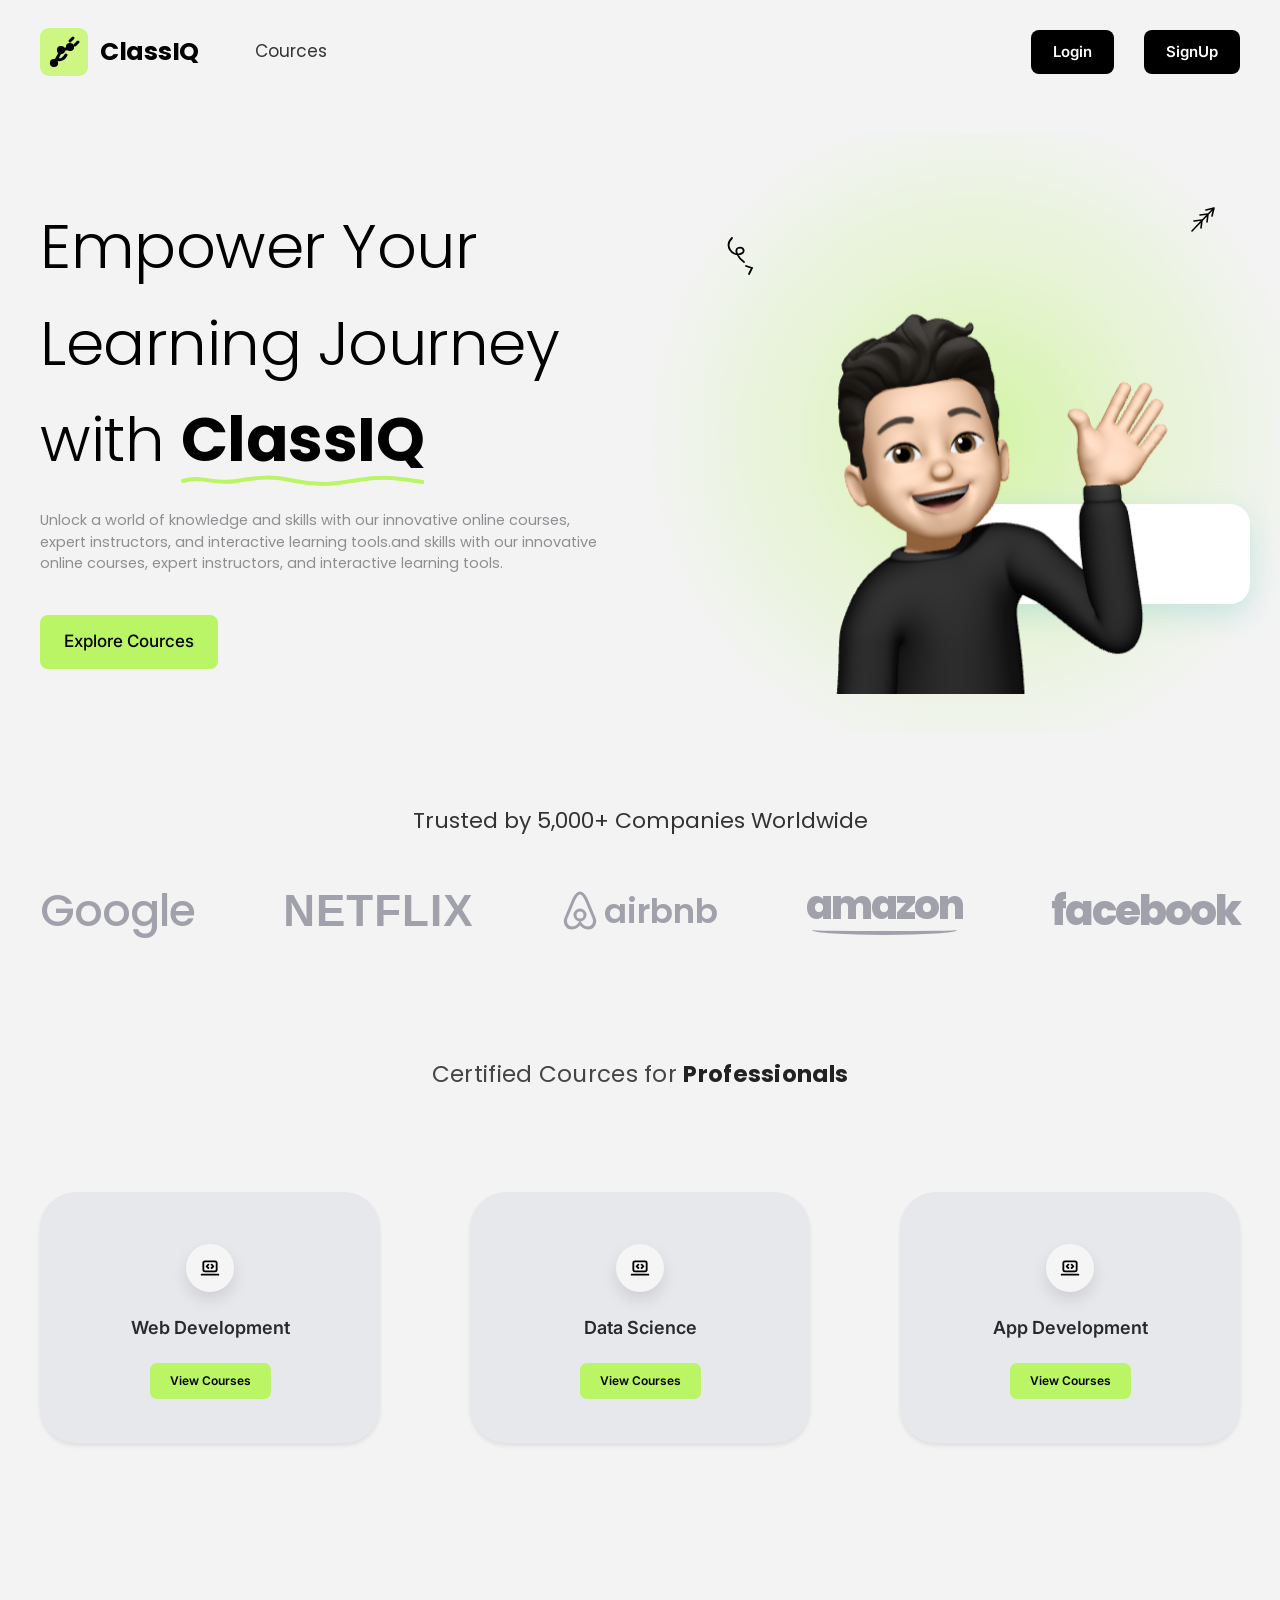
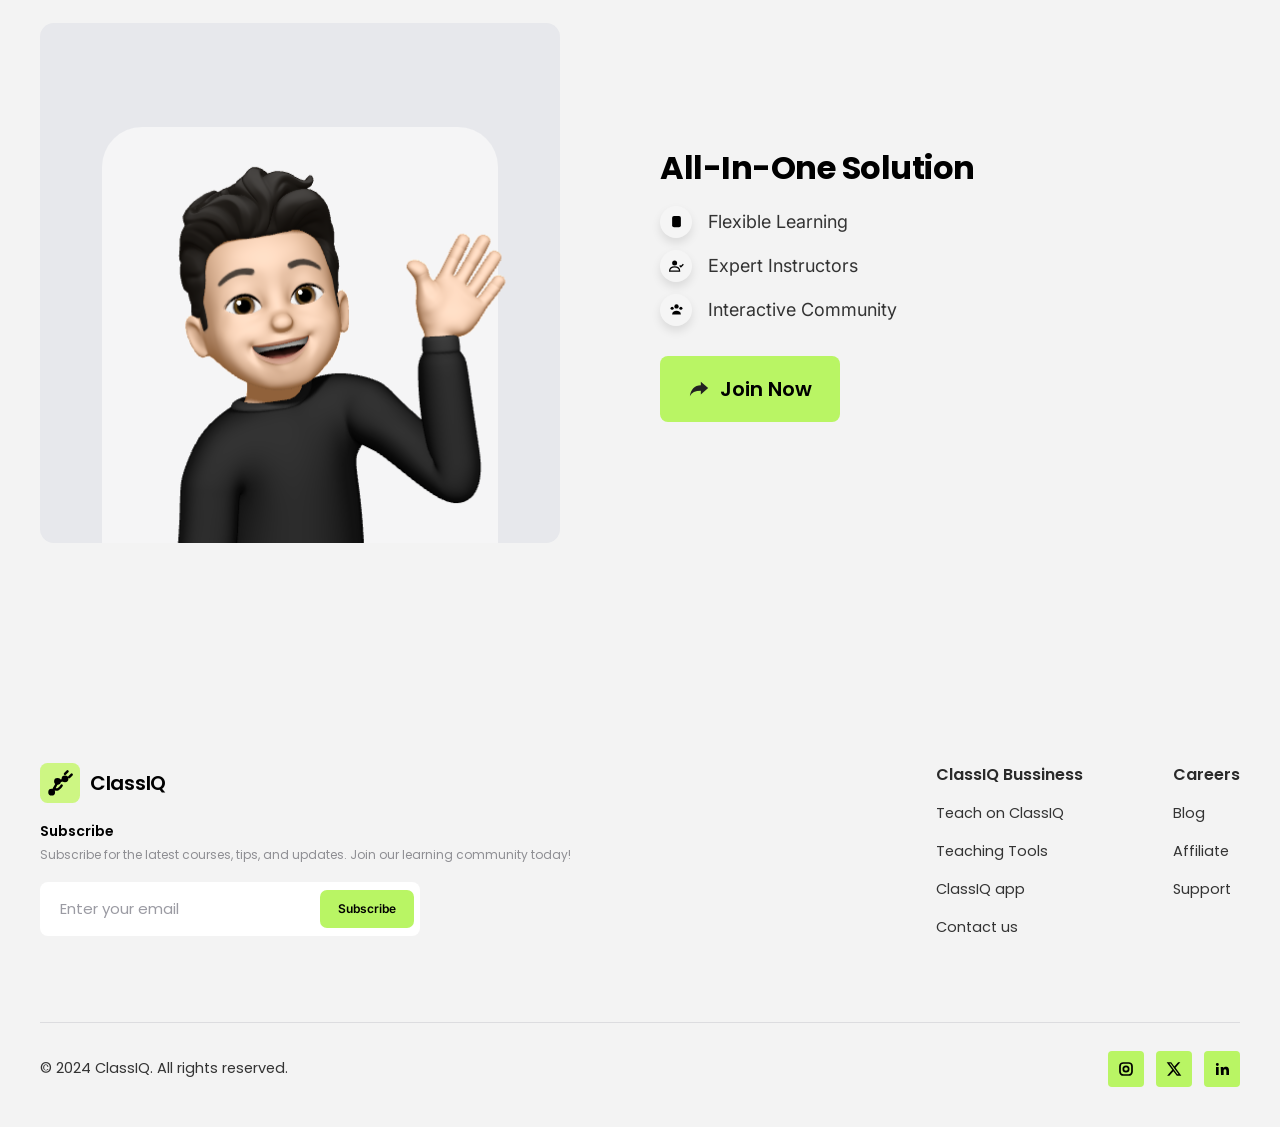
<file: index.html>
<!DOCTYPE html>
<html lang="en">
<head>
  <meta charset="UTF-8">
  <meta name="viewport" content="width=device-width, initial-scale=1">
  <title>ClassIQ – Empower Your Learning Journey</title>
  <link rel="preconnect" href="https://fonts.googleapis.com"><link rel="preconnect" href="https://fonts.gstatic.com" crossorigin><link href="https://fonts.googleapis.com/css2?family=Inter:wght@400;500;600&family=Poppins:wght@300;400;500;600;700&display=swap" rel="stylesheet">
  <link rel="stylesheet" href="css/style.css">
</head>
<body>
  <header class="nav">
    <div class="container">
      <div class="nav-left">
        <a class="brand" href="index.html"><img src="assets/logo.svg" alt="">ClassIQ</a>
        <a class="nav-link" href="#courses">Cources</a>
      </div>
      <div class="nav-right">
        <a class="btn btn-dark" href="login.html">Login</a>
        <a class="btn btn-dark" href="signup.html">SignUp</a>
      </div>
    </div>
  </header>
  <main>
    <!-- Hero -->
    <section class="hero">
      <div class="container">
        <div>
          <h1>Empower Your<br>Learning Journey<br>with
            <strong>ClassIQ
              <svg viewBox="0 0 250 14" preserveAspectRatio="none" aria-hidden="true"><path d="M2 8c20-6 30 4 55 0s35-5 60 0 40 3 65-1 40-2 66 2" fill="none" stroke="#b9f564" stroke-width="4" stroke-linecap="round"/></svg>
            </strong>
          </h1>
          <p>Unlock a world of knowledge and skills with our innovative online courses, expert instructors, and interactive learning tools.and skills with our innovative online courses, expert instructors, and interactive learning tools.</p>
          <a class="btn btn-green" href="#courses" id="explore">Explore Cources</a>
        </div>
        <div class="hero-art">
          <svg class="doodle arrow" viewBox="0 0 34 40" fill="none" stroke="#000" stroke-width="1.8" stroke-linecap="round" aria-hidden="true"><path d="M8 2c-8 8 0 18 8 16 6-1 4-8-2-6-4 2 0 10 6 14M22 30l6 2-3 6"/></svg>
          <svg class="doodle ticks" viewBox="0 0 30 30" fill="none" stroke="#000" stroke-width="1.6" stroke-linecap="round" aria-hidden="true"><path d="M26 3L4 26M26 3l-8 2M26 3l-2 8M20 9l-8 1M20 9l-1 8M14 15l-8 1M14 15l-1 8"/></svg>
          <div class="card-float" aria-hidden="true"></div>
          <img class="avatar" src="assets/avatar.svg" alt="Smiling instructor waving">
        </div>
      </div>
    </section>

    <!-- Trusted by -->
    <section class="trusted">
      <div class="container">
        <h2>Trusted by 5,000+ Companies Worldwide</h2>
        <div class="logos" aria-label="Partner companies">
          <span class="l-google">Google</span>
          <span class="l-netflix">NETFLIX</span>
          <span class="l-airbnb"><svg viewBox="0 0 36 42" fill="none" stroke="currentColor" stroke-width="3" stroke-linecap="round" aria-hidden="true"><path d="M18 3c-3 0-4.5 3-6 6L4 28c-2 5 1 10 6 10 3 0 6-2 8-5 2 3 5 5 8 5 5 0 8-5 6-10L24 9c-1.500-3-3-6-6-6z"/><circle cx="18" cy="25" r="5"/></svg>airbnb</span>
          <span class="l-amazon">amazon</span>
          <span class="l-facebook">facebook</span>
        </div>
      </div>
    </section>

    <!-- Certified courses -->
    <section class="certified" id="courses">
      <div class="container">
        <h2 class="section-title">Certified Cources for <strong>Professionals</strong></h2>
        <div class="course-grid">
          <article class="course-card"><div class="course-icon"><svg viewBox="0 0 24 24" fill="none" stroke="#000" stroke-width="2.2" stroke-linecap="round" stroke-linejoin="round"><rect x="4" y="4" width="16" height="12" rx="2"/><path d="M10 8l-2 2 2 2M14 8l2 2-2 2M2 20h20"/></svg></div><h3>Web Development</h3><a class="btn btn-green" href="dashboard.html">View Courses</a></article>
          <article class="course-card"><div class="course-icon"><svg viewBox="0 0 24 24" fill="none" stroke="#000" stroke-width="2.2" stroke-linecap="round" stroke-linejoin="round"><rect x="4" y="4" width="16" height="12" rx="2"/><path d="M10 8l-2 2 2 2M14 8l2 2-2 2M2 20h20"/></svg></div><h3>Data Science</h3><a class="btn btn-green" href="dashboard.html">View Courses</a></article>
          <article class="course-card"><div class="course-icon"><svg viewBox="0 0 24 24" fill="none" stroke="#000" stroke-width="2.2" stroke-linecap="round" stroke-linejoin="round"><rect x="4" y="4" width="16" height="12" rx="2"/><path d="M10 8l-2 2 2 2M14 8l2 2-2 2M2 20h20"/></svg></div><h3>App Development</h3><a class="btn btn-green" href="dashboard.html">View Courses</a></article>
        </div>
      </div>
    </section>

    <!-- All-in-one -->
    <section class="solution">
      <div class="container">
        <div class="solution-art"><img src="assets/avatar.svg" alt="Instructor waving"></div>
        <div class="solution-copy">
          <h2>All-In-One Solution</h2>
          <ul class="features">
            <li><span class="ic"><svg viewBox="0 0 24 24" fill="#000"><rect x="5" y="3" width="14" height="18" rx="3"/></svg></span>Flexible Learning</li>
            <li><span class="ic"><svg viewBox="0 0 24 24" fill="#000"><circle cx="9" cy="8" r="4"/><path d="M1 21c0-5 4-7 8-7s8 2 8 7zM17 12l2 2 4-4" stroke="#000" stroke-width="2" fill="none"/></svg></span>Expert Instructors</li>
            <li><span class="ic"><svg viewBox="0 0 24 24" fill="#000"><circle cx="12" cy="7" r="3.500"/><circle cx="5" cy="10" r="2.500"/><circle cx="19" cy="10" r="2.500"/><path d="M5 20c0-4 3-6 7-6s7 2 7 6z"/></svg></span>Interactive Community</li>
          </ul>
          <a class="btn btn-green" href="signup.html"><svg viewBox="0 0 24 24" fill="#222" aria-hidden="true"><path d="M14 4l8 7-8 7v-4c-6 0-10 2-12 6 1-7 5-12 12-12z"/></svg>Join Now</a>
        </div>
      </div>
    </section>
  </main>

  <footer class="footer">
    <div class="container">
      <div class="footer-top">
        <div class="footer-brand">
          <a class="brand" href="index.html"><img src="assets/logo.svg" alt="">ClassIQ</a>
          <h4>Subscribe</h4>
          <p>Subscribe for the latest courses, tips, and updates. Join our learning community today!</p>
          <form class="subscribe" id="subscribe-form" novalidate>
            <input type="email" id="sub-email" placeholder="Enter your email" aria-label="Email address">
            <button type="submit">Subscribe</button>
          </form>
          <div class="form-msg" id="sub-msg" role="status"></div>
        </div>
        <div class="footer-cols">
          <div><h5>ClassIQ Bussiness</h5><ul><li><a href="#">Teach on ClassIQ</a></li><li><a href="#">Teaching Tools</a></li><li><a href="#">ClassIQ app</a></li><li><a href="#">Contact us</a></li></ul></div>
          <div><h5>Careers</h5><ul><li><a href="#">Blog</a></li><li><a href="#">Affiliate</a></li><li><a href="#">Support</a></li></ul></div>
        </div>
      </div>
      <div class="footer-bottom">
        <span>© 2024 ClassIQ. All rights reserved.</span>
        <div class="socials">
          <a href="#" aria-label="Instagram"><svg viewBox="0 0 24 24" fill="none" stroke="#000" stroke-width="2.600"><rect x="3" y="3" width="18" height="18" rx="5"/><circle cx="12" cy="12" r="4"/></svg></a>
          <a href="#" aria-label="X"><svg viewBox="0 0 24 24" fill="#000"><path d="M18.200 2h3.300l-7.200 8.300L23 22h-6.700l-5.200-6.800L5 22H1.700l7.700-8.800L1 2h6.800l4.700 6.200zm-1.200 18h1.800L7 3.900H5.100z"/></svg></a>
          <a href="#" aria-label="LinkedIn"><svg viewBox="0 0 24 24" fill="#000"><path d="M3 9h4v12H3zM5 3a2.200 2.200 0 110 4.400A2.200 2.200 0 015 3zM10 9h3.800v1.700c.6-1 2-2 4-2 4 0 4.700 2.600 4.700 6V21h-4v-5.500c0-1.400 0-3-1.900-3s-2.100 1.400-2.100 2.900V21h-4z"/></svg></a>
        </div>
      </div>
    </div>
  </footer>
  <script src="js/main.js"></script>
</body>
</html>
</file>
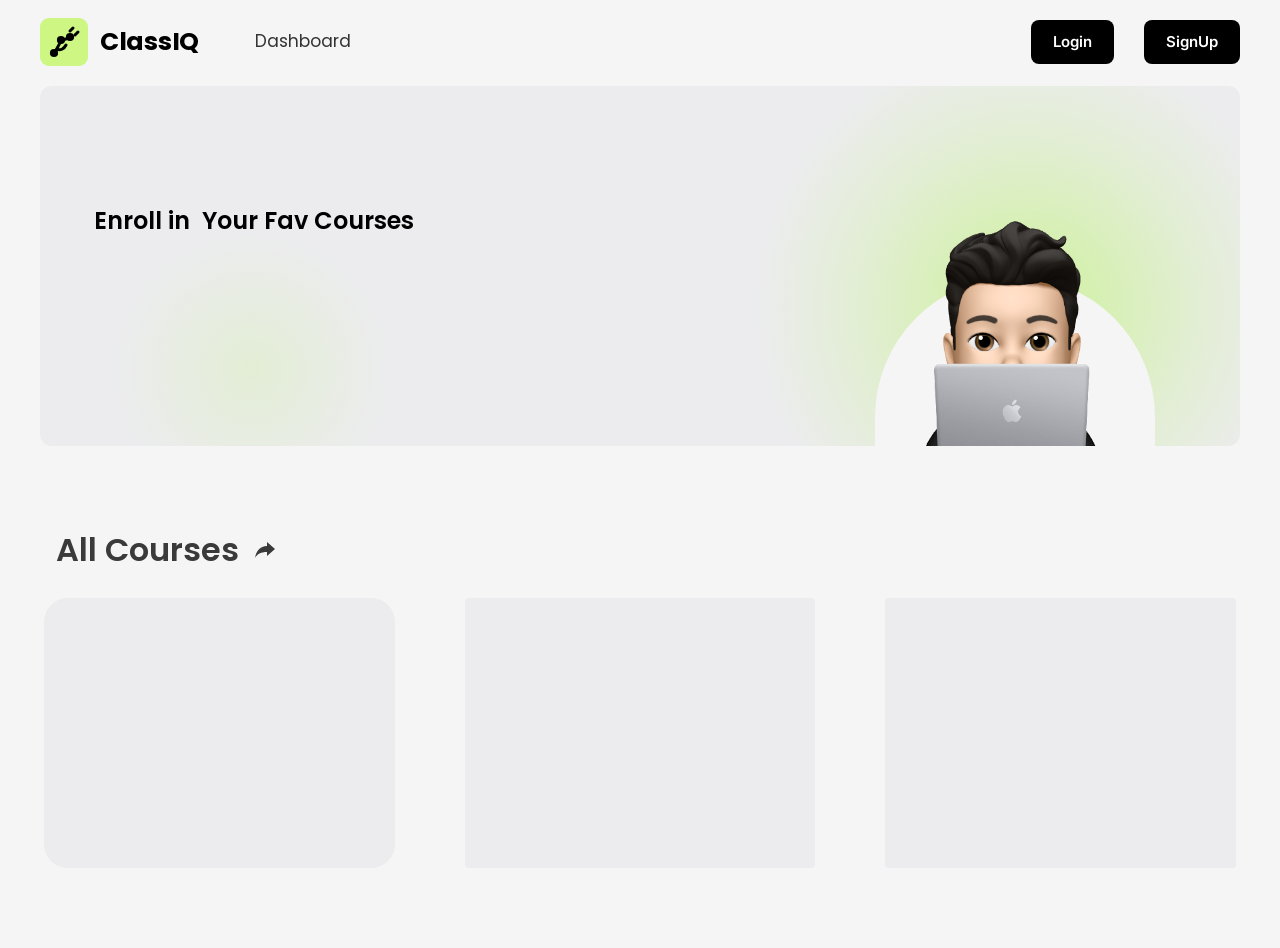
<file: dashboard.html>
<!DOCTYPE html>
<html lang="en">
<head>
  <meta charset="UTF-8">
  <meta name="viewport" content="width=device-width, initial-scale=1">
  <title>Dashboard – ClassIQ</title>
  <link rel="preconnect" href="https://fonts.googleapis.com"><link rel="preconnect" href="https://fonts.gstatic.com" crossorigin><link href="https://fonts.googleapis.com/css2?family=Inter:wght@400;500;600&family=Poppins:wght@300;400;500;600;700&display=swap" rel="stylesheet">
  <link rel="stylesheet" href="css/style.css">
</head>
<body class="dash">
  <header class="nav">
    <div class="container">
      <div class="nav-left">
        <a class="brand" href="index.html"><img src="assets/logo.svg" alt="">ClassIQ</a>
        <a class="nav-link" href="index.html">Dashboard</a>
      </div>
      <div class="nav-right">
        <a class="btn btn-dark" href="login.html">Login</a>
        <a class="btn btn-dark" href="signup.html">SignUp</a>
      </div>
    </div>
  </header>
  <main class="container">
    <section class="dash-banner">
      <h2>Enroll in&nbsp; Your Fav Courses</h2>
      <div class="avatar-wrap"><img src="assets/avatar2.svg" alt=""></div>
    </section>
    <h2 class="all-courses">All Courses
      <svg viewBox="0 0 24 24" fill="#3a3a3a" aria-hidden="true"><path d="M14 4l8 7-8 7v-4c-6 0-10 2-12 6 1-7 5-12 12-12z"/></svg>
    </h2>
    <div class="dash-grid" id="course-grid">
      <div class="dash-card"></div>
      <div class="dash-card"></div>
      <div class="dash-card"></div>
    </div>
  </main>
  <script src="js/main.js"></script>
</body>
</html>
</file>
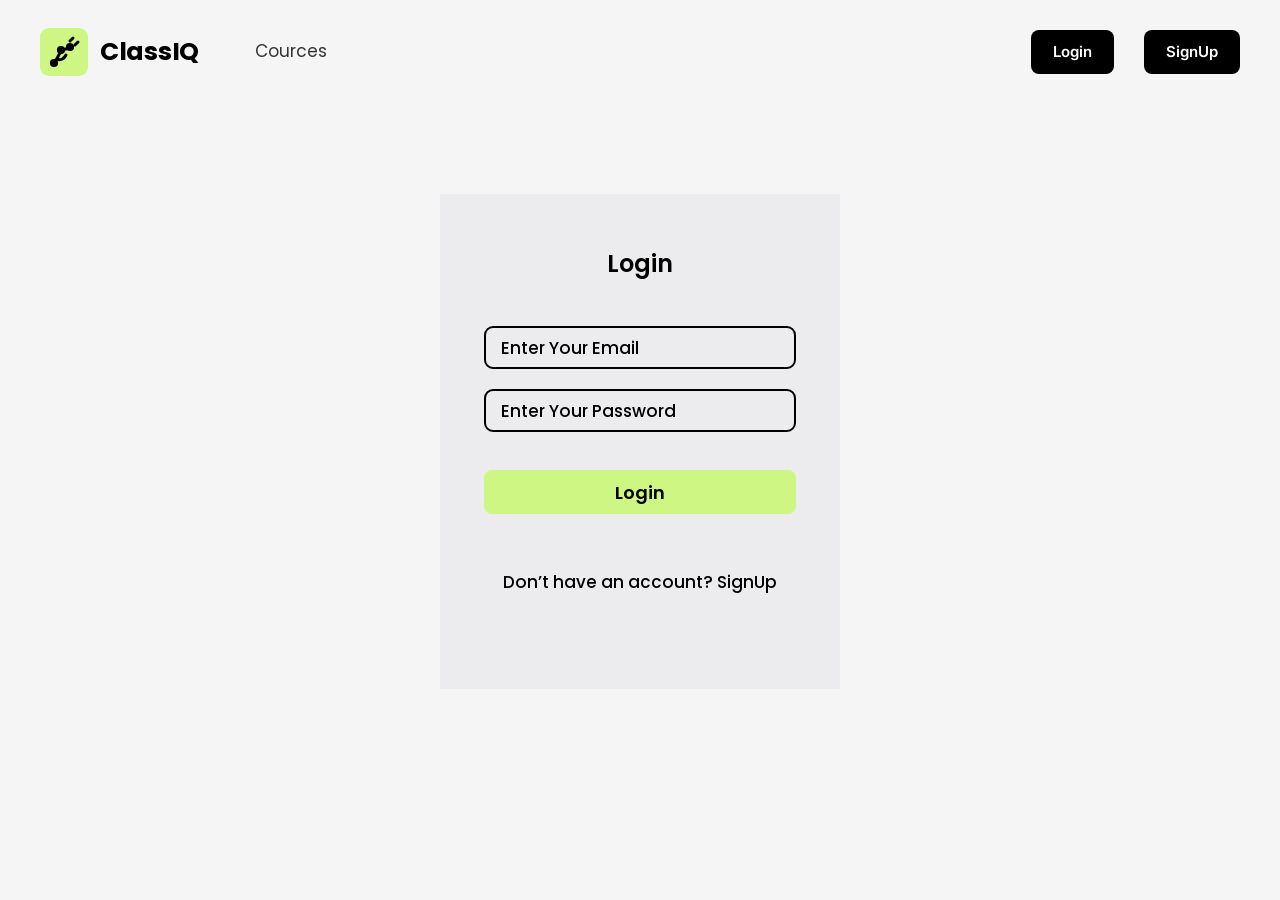
<file: login.html>
<!DOCTYPE html>
<html lang="en">
<head>
  <meta charset="UTF-8">
  <meta name="viewport" content="width=device-width, initial-scale=1">
  <title>Login – ClassIQ</title>
  <link rel="preconnect" href="https://fonts.googleapis.com"><link rel="preconnect" href="https://fonts.gstatic.com" crossorigin><link href="https://fonts.googleapis.com/css2?family=Inter:wght@400;500;600&family=Poppins:wght@300;400;500;600;700&display=swap" rel="stylesheet">
  <link rel="stylesheet" href="css/style.css">
</head>
<body class="auth">
  <header class="nav">
    <div class="container">
      <div class="nav-left">
        <a class="brand" href="index.html"><img src="assets/logo.svg" alt="">ClassIQ</a>
        <a class="nav-link" href="index.html#courses">Cources</a>
      </div>
      <div class="nav-right">
        <a class="btn btn-dark" href="login.html">Login</a>
        <a class="btn btn-dark" href="signup.html">SignUp</a>
      </div>
    </div>
  </header>
  <main class="auth-wrap">
    <section class="auth-card">
      <h1>Login</h1>
      <form id="login-form" novalidate>
        <div class="field"><input type="email" name="email" placeholder="Enter Your Email" autocomplete="email" aria-label="Email"><span class="err"></span></div>
        <div class="field"><input type="password" name="password" placeholder="Enter Your Password" autocomplete="current-password" aria-label="Password"><span class="err"></span></div>
        <button class="btn btn-submit" type="submit">Login</button>
      </form>
      <p class="auth-alt login-alt">Don’t have an account? <a href="signup.html">SignUp</a></p>
    </section>
  </main>
  <script src="js/main.js"></script>
</body>
</html>
</file>
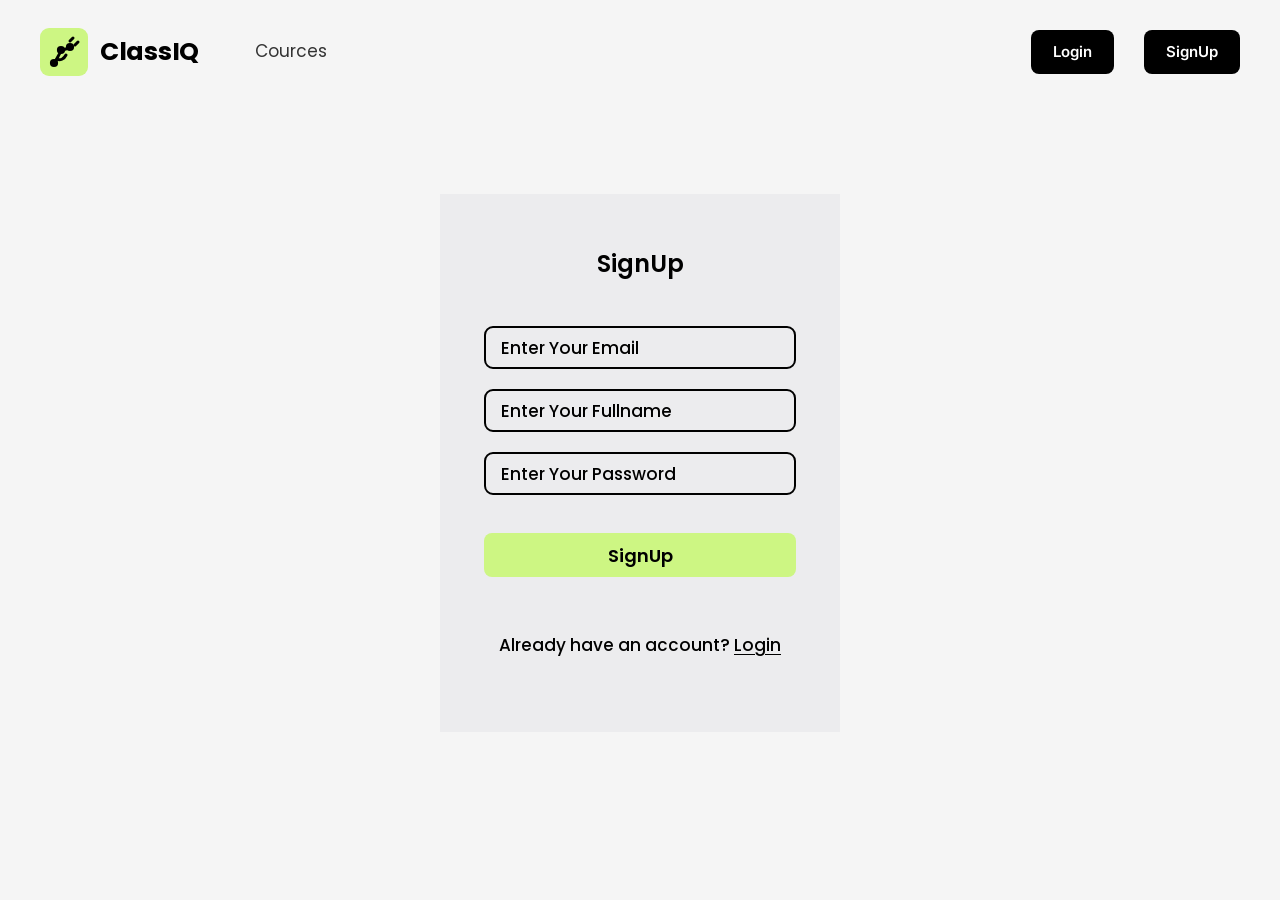
<file: signup.html>
<!DOCTYPE html>
<html lang="en">
<head>
  <meta charset="UTF-8">
  <meta name="viewport" content="width=device-width, initial-scale=1">
  <title>SignUp – ClassIQ</title>
  <link rel="preconnect" href="https://fonts.googleapis.com"><link rel="preconnect" href="https://fonts.gstatic.com" crossorigin><link href="https://fonts.googleapis.com/css2?family=Inter:wght@400;500;600&family=Poppins:wght@300;400;500;600;700&display=swap" rel="stylesheet">
  <link rel="stylesheet" href="css/style.css">
</head>
<body class="auth">
  <header class="nav">
    <div class="container">
      <div class="nav-left">
        <a class="brand" href="index.html"><img src="assets/logo.svg" alt="">ClassIQ</a>
        <a class="nav-link" href="index.html#courses">Cources</a>
      </div>
      <div class="nav-right">
        <a class="btn btn-dark" href="login.html">Login</a>
        <a class="btn btn-dark" href="signup.html">SignUp</a>
      </div>
    </div>
  </header>
  <main class="auth-wrap">
    <section class="auth-card">
      <h1>SignUp</h1>
      <form id="signup-form" novalidate>
        <div class="field"><input type="email" name="email" placeholder="Enter Your Email" autocomplete="email" aria-label="Email"><span class="err"></span></div>
        <div class="field"><input type="text" name="fullname" placeholder="Enter Your Fullname" autocomplete="name" aria-label="Full name"><span class="err"></span></div>
        <div class="field"><input type="password" name="password" placeholder="Enter Your Password" autocomplete="new-password" aria-label="Password"><span class="err"></span></div>
        <button class="btn btn-submit" type="submit">SignUp</button>
      </form>
      <p class="auth-alt">Already have an account? <a href="login.html">Login</a></p>
    </section>
  </main>
  <script src="js/main.js"></script>
</body>
</html>
</file>
<file: css/style.css>
/* ============================================================
   ClassIQ – shared styles (plain CSS, no libraries)
   ============================================================ */

/* ---------- 1. Design tokens ---------- */
:root {
  --bg: #f3f3f3;
  --bg-soft: #f5f5f5;
  --surface: #ececee;
  --surface-2: #e7e8ec;
  --green: #b9f564;
  --green-soft: #cdf683;
  --ink: #000;
  --ink-2: #222;
  --muted: #8e8e93;
  --line: #dcdcdf;
  --radius-s: 8px;
  --radius-m: 14px;
  --radius-l: 28px;
  --container: 1200px;
  --font: "Poppins", "Segoe UI", system-ui, -apple-system, sans-serif;
  --font-ui: "Inter", "Segoe UI", system-ui, -apple-system, sans-serif;
}

/* ---------- 2. Reset / base ---------- */
*, *::before, *::after { box-sizing: border-box; }
html { scroll-behavior: smooth; }
body {
  margin: 0;
  font-family: var(--font);
  color: var(--ink);
  background: var(--bg);
  line-height: 1.5;
  -webkit-font-smoothing: antialiased;
}
img, svg { max-width: 100%; display: block; }
a { color: inherit; text-decoration: none; }
button, input { font: inherit; }
button { cursor: pointer; border: 0; }
:focus-visible { outline: 3px solid #6bbd1a; outline-offset: 2px; }

.container { width: min(var(--container), 100% - 48px); margin-inline: auto; }

/* ---------- 3. Buttons ---------- */
.btn {
  display: inline-flex; align-items: center; justify-content: center; gap: 10px;
  font-family: var(--font-ui); font-weight: 500;
  border-radius: var(--radius-s);
  transition: transform .15s ease, filter .15s ease, background .15s ease;
}
.btn:active { transform: translateY(1px); }
.btn-dark { background: var(--ink); color: #fff; padding: 11px 22px; font-size: 15px; font-weight: 600; }
.btn-dark:hover { background: #222; }
.btn-green { background: var(--green); color: var(--ink); }
.btn-green:hover { filter: brightness(.96); }
.btn-lg { padding: 14px 24px; font-size: 17px; }

/* ---------- 4. Navbar ---------- */
.nav { padding: 28px 0; }
.nav .container { display: flex; align-items: center; justify-content: space-between; flex-wrap: nowrap; }
.nav-left { display: flex; align-items: center; gap: 56px; flex-shrink: 0; }
.brand { display: flex; align-items: center; gap: 12px; font-weight: 700; font-size: 25px; letter-spacing: -.3px; white-space: nowrap; flex-shrink: 0; }
.brand img { width: 48px; height: 48px; }
.nav-link { font-size: 17px; color: #333; transition: color .15s; white-space: nowrap; flex-shrink: 0; }
.nav-link:hover, .nav-link.active { color: #000; }
.nav-right { display: flex; align-items: center; gap: 30px; flex-shrink: 0; margin-left: auto; }

/* ---------- 5. Landing: hero ---------- */
.hero { position: relative; padding: 70px 0 40px; overflow: hidden; }
.hero .container { display: grid; grid-template-columns: 1.05fr .95fr; align-items: center; gap: 20px; }
.hero h1 { font-size: clamp(38px, 5.2vw, 62px); font-weight: 300; line-height: 1.55; margin: 0 0 22px; letter-spacing: -.5px; }
.hero h1 strong { font-weight: 700; position: relative; display: inline-block; line-height: 1.2; }
.hero h1 strong svg { position: absolute; left: 0; bottom: -10px; width: 100%; height: 14px; }
.hero p { max-width: 560px; font-size: 14.5px; color: var(--muted); margin: 0 0 40px; }
.hero .btn { font-size: 17px; padding: 14px 24px; }
.hero-art { position: relative; min-height: 520px; display: flex; align-items: flex-end; justify-content: center; }
.hero-art::before {
  content: ""; position: absolute; inset: -40px -120px -40px -60px;
  background: radial-gradient(circle at 48% 50%, rgba(185,245,100,.55) 0%, rgba(185,245,100,.22) 35%, transparent 68%);
  z-index: 0;
}
.hero-art .card-float {
  position: absolute; right: -10px; bottom: 90px; width: 320px; height: 100px;
  background: #fff; border-radius: 20px; box-shadow: 0 10px 30px rgba(120,200,200,.35); z-index: 1;
}
.hero-art img.avatar { position: relative; z-index: 2; width: min(420px, 90%); }
.doodle { position: absolute; z-index: 2; }
.doodle.arrow { left: 8%; top: 12%; width: 34px; }
.doodle.ticks { right: 4%; top: 6%; width: 30px; }

/* ---------- 6. Landing: trusted ---------- */
.trusted { padding: 70px 0 20px; text-align: center; }
.trusted h2 { font-size: 22px; font-weight: 400; color: #333; margin: 0 0 48px; }
.logos { display: flex; justify-content: space-between; align-items: center; gap: 24px; flex-wrap: wrap; color: #a1a1ab; }
.logos span { font-size: 40px; font-weight: 500; letter-spacing: -1px; line-height: 1; }
.logos .l-google { font-family: "Product Sans", var(--font); font-weight: 500; font-size: 44px; }
.logos .l-netflix { font-family: "Bebas Neue", Impact, "Arial Narrow", sans-serif; font-weight: 700; letter-spacing: 1px; font-size: 44px; }
.logos .l-airbnb { display: inline-flex; align-items: center; gap: 6px; font-size: 34px; font-weight: 600; letter-spacing: 0; }
.logos .l-airbnb svg { width: 36px; height: 42px; }
.logos .l-amazon { font-weight: 800; font-size: 40px; letter-spacing: -2px; position: relative; padding-bottom: 12px; }
.logos .l-amazon::after { content: ""; position: absolute; left: 6px; right: 6px; bottom: 2px; height: 10px; border-bottom: 4px solid #a1a1ab; border-radius: 0 0 60% 60%; }
.logos .l-facebook { font-weight: 800; font-size: 42px; letter-spacing: -2px; }

/* ---------- 7. Landing: certified courses ---------- */
.certified { padding: 100px 0 90px; }
.section-title { text-align: center; font-size: 23px; font-weight: 400; color: #444; margin: 0 0 100px; letter-spacing: .3px; }
.section-title strong { font-weight: 700; color: #222; }
.course-grid { display: grid; grid-template-columns: repeat(3, 1fr); gap: 90px; }
.course-card {
  background: var(--surface-2); border-radius: 36px; padding: 52px 24px 44px;
  display: flex; flex-direction: column; align-items: center; gap: 22px;
  box-shadow: 0 3px 4px rgba(0,0,0,.08);
  transition: transform .2s ease, box-shadow .2s ease;
}
.course-card:hover { transform: translateY(-4px); box-shadow: 0 10px 22px rgba(0,0,0,.1); }
.course-icon {
  width: 48px; height: 48px; border-radius: 50%; background: #f5f5f5;
  display: grid; place-items: center; box-shadow: 0 8px 16px rgba(0,0,0,.1);
}
.course-icon svg { width: 20px; height: 20px; }
.course-card h3 { margin: 0; font-family: var(--font-ui); font-size: 18px; font-weight: 600; color: #2a2a2a; }
.course-card .btn { font-size: 12px; font-weight: 600; padding: 9px 20px; border-radius: 7px; }

/* ---------- 8. Landing: all-in-one ---------- */
.solution { padding: 90px 0 120px; }
.solution .container { display: grid; grid-template-columns: 1fr 1fr; align-items: center; gap: 40px; }
.solution-art {
  position: relative; background: var(--surface-2); border-radius: 14px; height: 520px;
  overflow: hidden; display: flex; align-items: flex-end; justify-content: center; max-width: 520px;
}
.solution-art::before {
  content: ""; position: absolute; left: 12%; right: 12%; bottom: 0; height: 80%;
  background: #f5f5f6; border-radius: 40px 40px 0 0;
}
.solution-art img { position: relative; width: 80%; }
.solution-copy h2 { font-size: 32px; font-weight: 700; margin: 0 0 14px; letter-spacing: -.5px; }
.features { list-style: none; margin: 0 0 30px; padding: 0; display: grid; gap: 12px; }
.features li { display: flex; align-items: center; gap: 16px; font-family: var(--font-ui); font-size: 18px; color: #333; }
.features .ic {
  width: 32px; height: 32px; border-radius: 50%; background: #f5f5f5;
  display: grid; place-items: center; box-shadow: 0 5px 10px rgba(0,0,0,.1);
}
.features .ic svg { width: 15px; height: 15px; }
.solution-copy .btn { font-family: var(--font); font-weight: 600; font-size: 20px; padding: 18px 28px; }
.solution-copy .btn svg { width: 22px; height: 22px; }

/* ---------- 9. Footer ---------- */
.footer { padding: 100px 0 40px; }
.footer-top { display: flex; justify-content: space-between; gap: 40px; flex-wrap: wrap; }
.footer-brand { min-width: 0; flex: 1 1 260px; max-width: 100%; }
.footer-brand .brand { font-size: 20px; gap: 10px; margin-bottom: 18px; font-weight: 600; }
.footer-brand .brand img { width: 40px; height: 40px; }
.footer-brand h4 { margin: 0 0 4px; font-size: 14px; font-weight: 600; }
.footer-brand p { margin: 0 0 18px; font-size: 12px; color: var(--muted); }
.subscribe { display: flex; align-items: center; background: #fff; border-radius: 8px; padding: 6px; width: min(380px, 100%); }
.subscribe input { flex: 1; min-width: 0; border: 0; outline: 0; background: transparent; padding: 10px 14px; font-size: 15px; color: #333; }
.subscribe input::placeholder { color: #9b9ba3; }
.subscribe button { background: var(--green); font-size: 12px; font-weight: 600; padding: 10px 18px; border-radius: 7px; font-family: var(--font-ui); flex-shrink: 0; }
.form-msg { font-size: 12px; margin-top: 8px; min-height: 18px; }
.form-msg.err { color: #c0392b; }
.form-msg.ok { color: #2d7a1f; }
.footer-cols { display: flex; gap: 90px; flex-wrap: wrap; }
.footer-cols h5 { margin: 0 0 14px; font-size: 16px; font-weight: 600; color: #2a2a2a; }
.footer-cols ul { list-style: none; padding: 0; margin: 0; display: grid; gap: 14px; }
.footer-cols a { font-size: 14.5px; color: #333; }
.footer-cols a:hover { text-decoration: underline; }
.footer-bottom { margin-top: 60px; padding-top: 28px; border-top: 1px solid var(--line); display: flex; align-items: center; justify-content: space-between; font-size: 14.5px; color: #333; }
.socials { display: flex; gap: 12px; }
.socials a { width: 36px; height: 36px; background: var(--green); border-radius: 4px; display: grid; place-items: center; transition: transform .15s; }
.socials a:hover { transform: translateY(-2px); }
.socials svg { width: 16px; height: 16px; }

/* ---------- 10. Auth pages (login / signup) ---------- */
body.auth { background: var(--bg-soft); }
.auth-wrap { display: grid; grid-template-columns: minmax(0, 1fr); justify-items: center; align-items: center; padding: 90px 24px 100px; }
.auth-card { width: min(400px, 100%); background: var(--surface); padding: 52px 44px 56px; text-align: center; min-height: 495px; box-sizing: border-box; }
.auth-card h1 { margin: 0 0 44px; font-size: 24px; font-weight: 600; }
.field { margin-bottom: 20px; text-align: left; }
.field input {
  width: 100%; height: 43px; padding: 0 15px; background: transparent;
  border: 2px solid #000; border-radius: 9px; font-size: 17px; font-weight: 500; color: #000;
  transition: box-shadow .15s, border-color .15s;
}
.field input::placeholder { color: #000; opacity: 1; font-weight: 500; }
.field input:focus { outline: 0; box-shadow: 0 0 0 3px rgba(185,245,100,.7); }
.field input.invalid { border-color: #c0392b; }
.field .err { display: block; color: #c0392b; font-size: 12px; margin: 4px 4px 0; min-height: 0; }
.auth-card .btn-submit {
  width: 100%; height: 44px; margin-top: 18px; background: var(--green-soft);
  font-size: 18px; font-weight: 600; font-family: var(--font); border-radius: 8px;
}
.auth-card .btn-submit:hover { filter: brightness(.96); }
.auth-alt { margin-top: 56px; font-size: 17px; font-weight: 500; }
.auth-alt a { text-decoration: underline; text-underline-offset: 3px; }
.auth-alt.login-alt a { text-decoration: none; }
.auth-alt a:hover { opacity: .7; }

/* ---------- 11. Dashboard ---------- */
body.dash { background: var(--bg-soft); }
.dash .nav { padding: 18px 0 20px; }
.dash-banner {
  position: relative; overflow: hidden; background: var(--surface); border-radius: 12px; height: 360px;
  display: flex; align-items: center; padding: 0 54px;
}
.dash-banner::before {
  content: ""; position: absolute; right: -2%; top: -10%; width: 44%; height: 130%;
  background: radial-gradient(circle at 55% 55%, rgba(185,245,100,.6), rgba(185,245,100,.18) 45%, transparent 70%);
}
.dash-banner::after {
  content: ""; position: absolute; left: 6%; top: 40%; width: 280px; height: 280px;
  background: radial-gradient(circle, rgba(185,245,100,.18), transparent 70%);
}
.dash-banner h2 { position: relative; z-index: 1; margin: 0 0 90px; font-size: 24px; font-weight: 600; }
.dash-banner .avatar-wrap { position: absolute; right: 8%; bottom: 0; width: 22%; min-width: 180px; z-index: 1; }
.dash-banner .avatar-wrap::before { content: ""; position: absolute; left: -2%; right: -4%; bottom: 0; height: 70%; background: #f5f5f6; border-radius: 200px 200px 0 0; }
.dash-banner .avatar-wrap img { position: relative; }
.all-courses { margin: 80px 0 24px 16px; font-size: 32px; font-weight: 600; color: #3a3a3a; display: flex; align-items: center; gap: 14px; }
.all-courses svg { width: 24px; height: 24px; }
.dash-grid { display: grid; grid-template-columns: repeat(3, 1fr); gap: 70px; padding: 0 4px 80px; }
.dash-card { background: var(--surface); height: 270px; border-radius: 4px; }
.dash-card:first-child { border-radius: 24px; }

/* ---------- 12. Responsive ---------- */
@media (max-width: 960px) {
  .hero .container, .solution .container { grid-template-columns: 1fr; }
  .hero-art { min-height: 420px; }
  .hero-art .card-float { width: min(320px, 78%); right: 6%; }
  .course-grid, .dash-grid { grid-template-columns: 1fr; gap: 28px; }
  .section-title { margin-bottom: 48px; }
  .nav-left { gap: 24px; }
  .nav-right { gap: 12px; }
  .footer-cols { gap: 48px; }
  .logos { justify-content: center; }
}
@media (max-width: 560px) {
  .container { width: min(var(--container), 100% - 32px); }
  .nav { padding: 16px 0; }
  .nav-left { gap: 12px; }
  .nav-right { gap: 8px; }
  .brand { font-size: 18px; gap: 8px; }
  .brand img { width: 34px; height: 34px; }
  .nav-link { font-size: 15px; }
  .btn-dark { padding: 8px 12px; font-size: 13px; }
  .auth-wrap { padding: 48px 16px 72px; }
  .auth-card { padding: 36px 22px 40px; min-height: 0; }
  .dash-banner { height: auto; min-height: 300px; padding: 28px 20px 168px; align-items: flex-start; }
  .dash-banner h2 { margin: 0; max-width: 12ch; }
  .dash-banner .avatar-wrap { width: 42%; min-width: 120px; right: 6%; }
  .all-courses { margin: 40px 0 18px 0; font-size: 26px; }
  .footer-cols { gap: 28px 40px; }
  .footer-bottom { flex-direction: column; gap: 20px; align-items: flex-start; }
  .solution-copy .btn { font-size: 17px; padding: 14px 20px; }
}
@media (max-width: 420px) {
  .container { width: min(var(--container), 100% - 20px); }
  .nav-left { gap: 8px; }
  .nav-right { gap: 6px; }
  .brand { font-size: 15px; gap: 6px; }
  .brand img { width: 28px; height: 28px; }
  .nav-link { font-size: 13px; }
  .btn-dark { padding: 6px 9px; font-size: 12px; }
}
@media (prefers-reduced-motion: reduce) { * { transition: none !important; scroll-behavior: auto !important; } }
</file>
